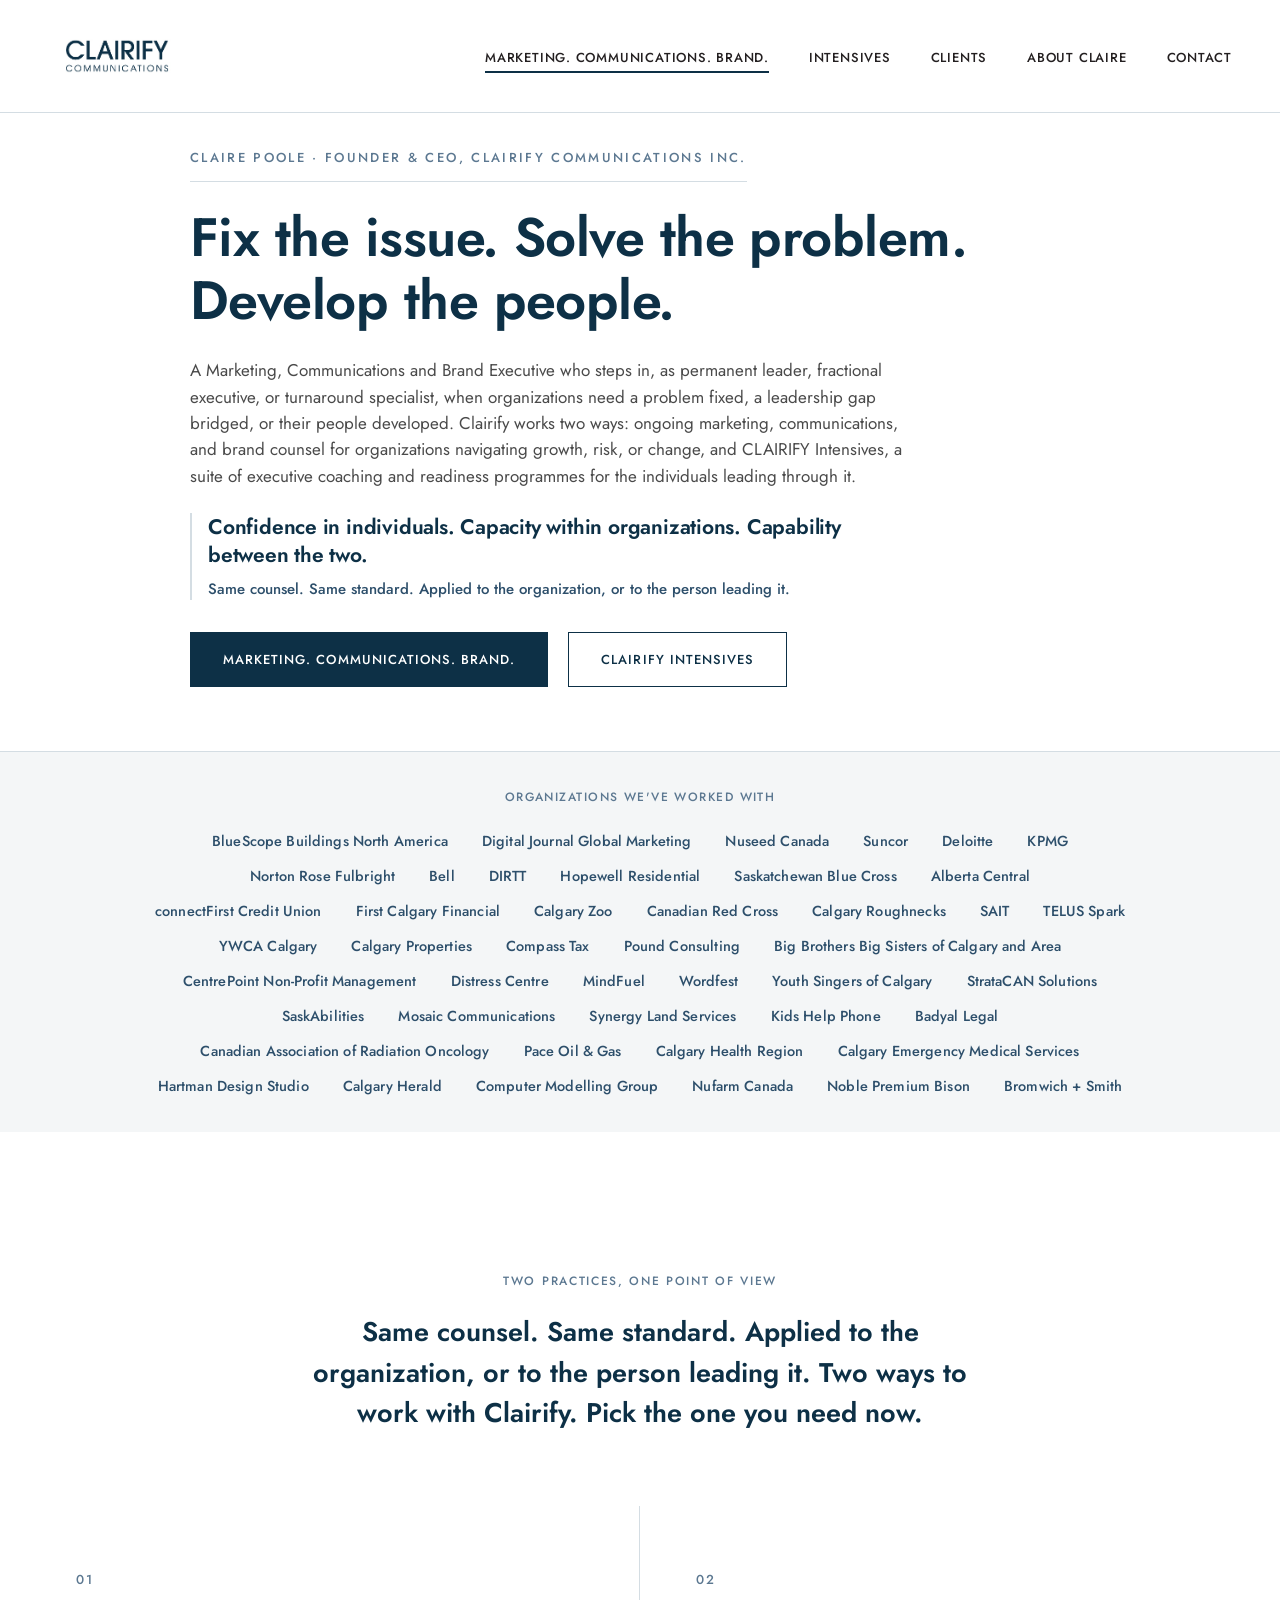
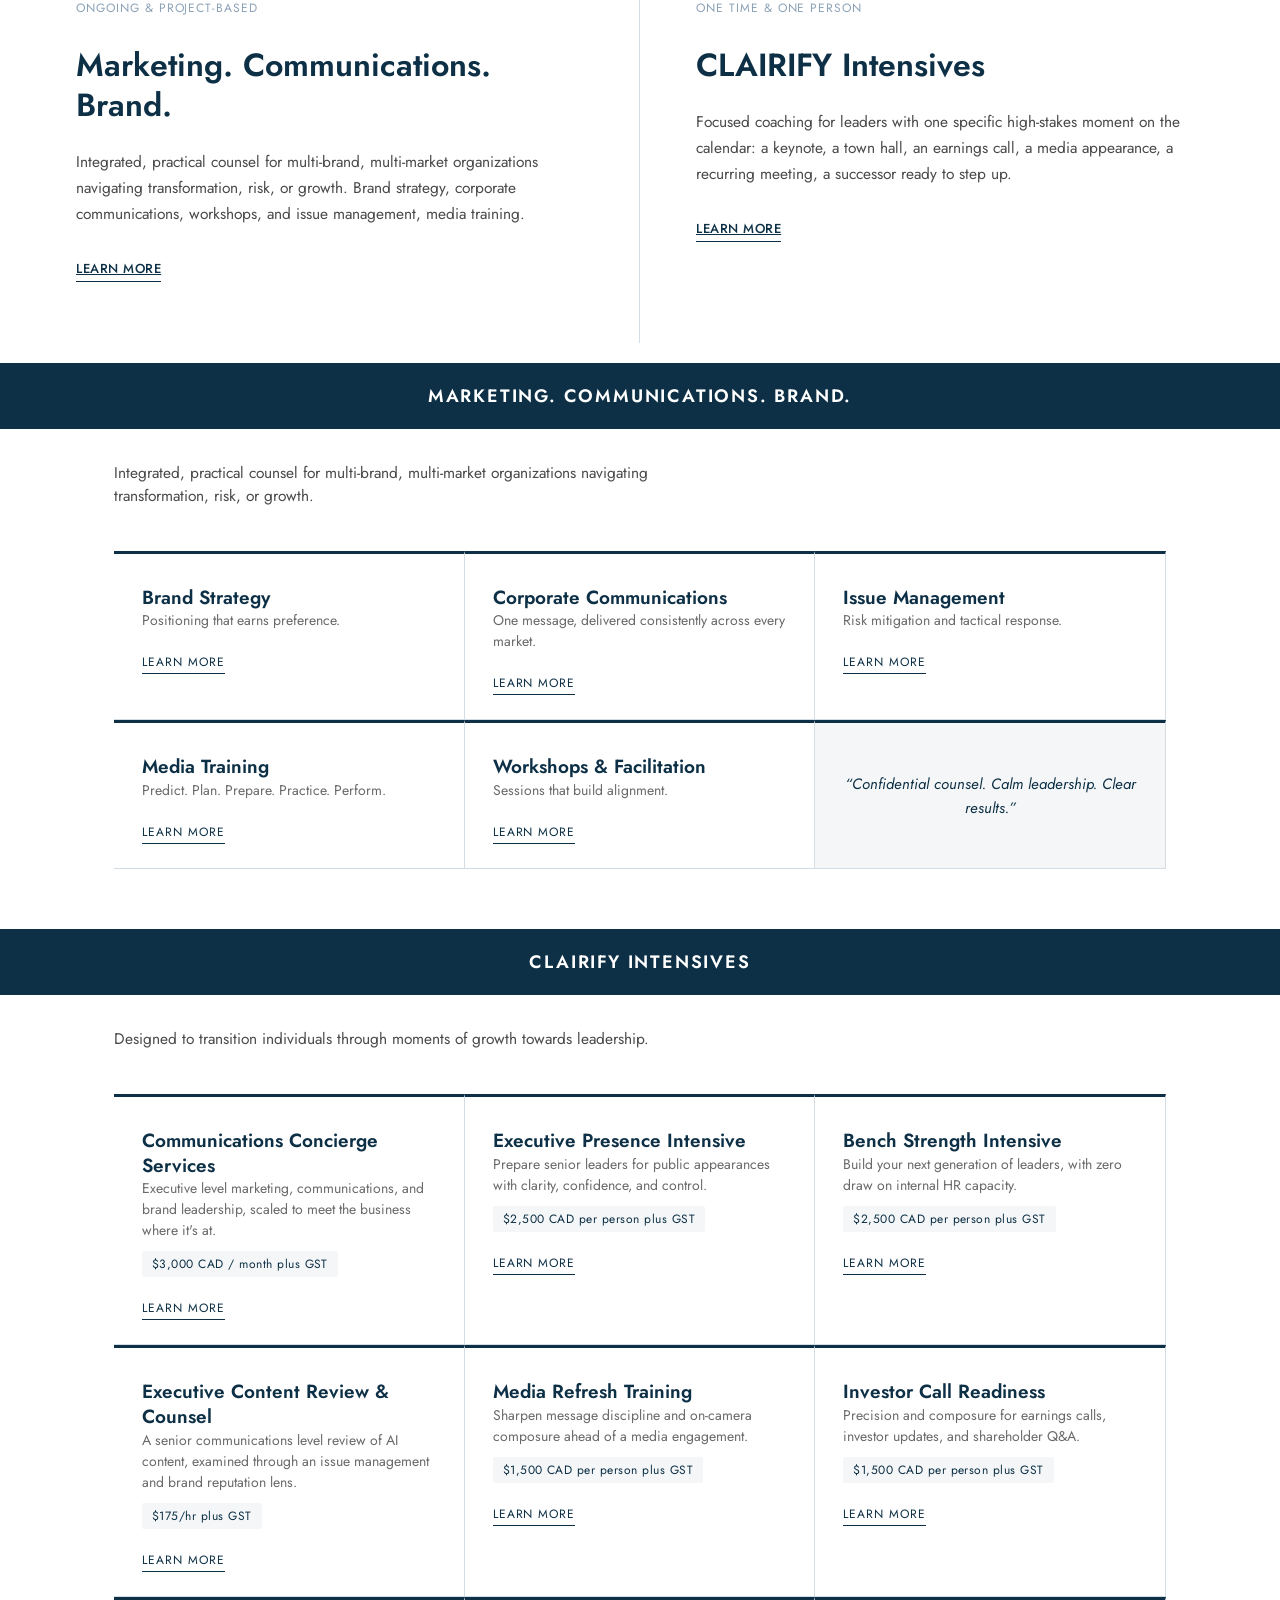
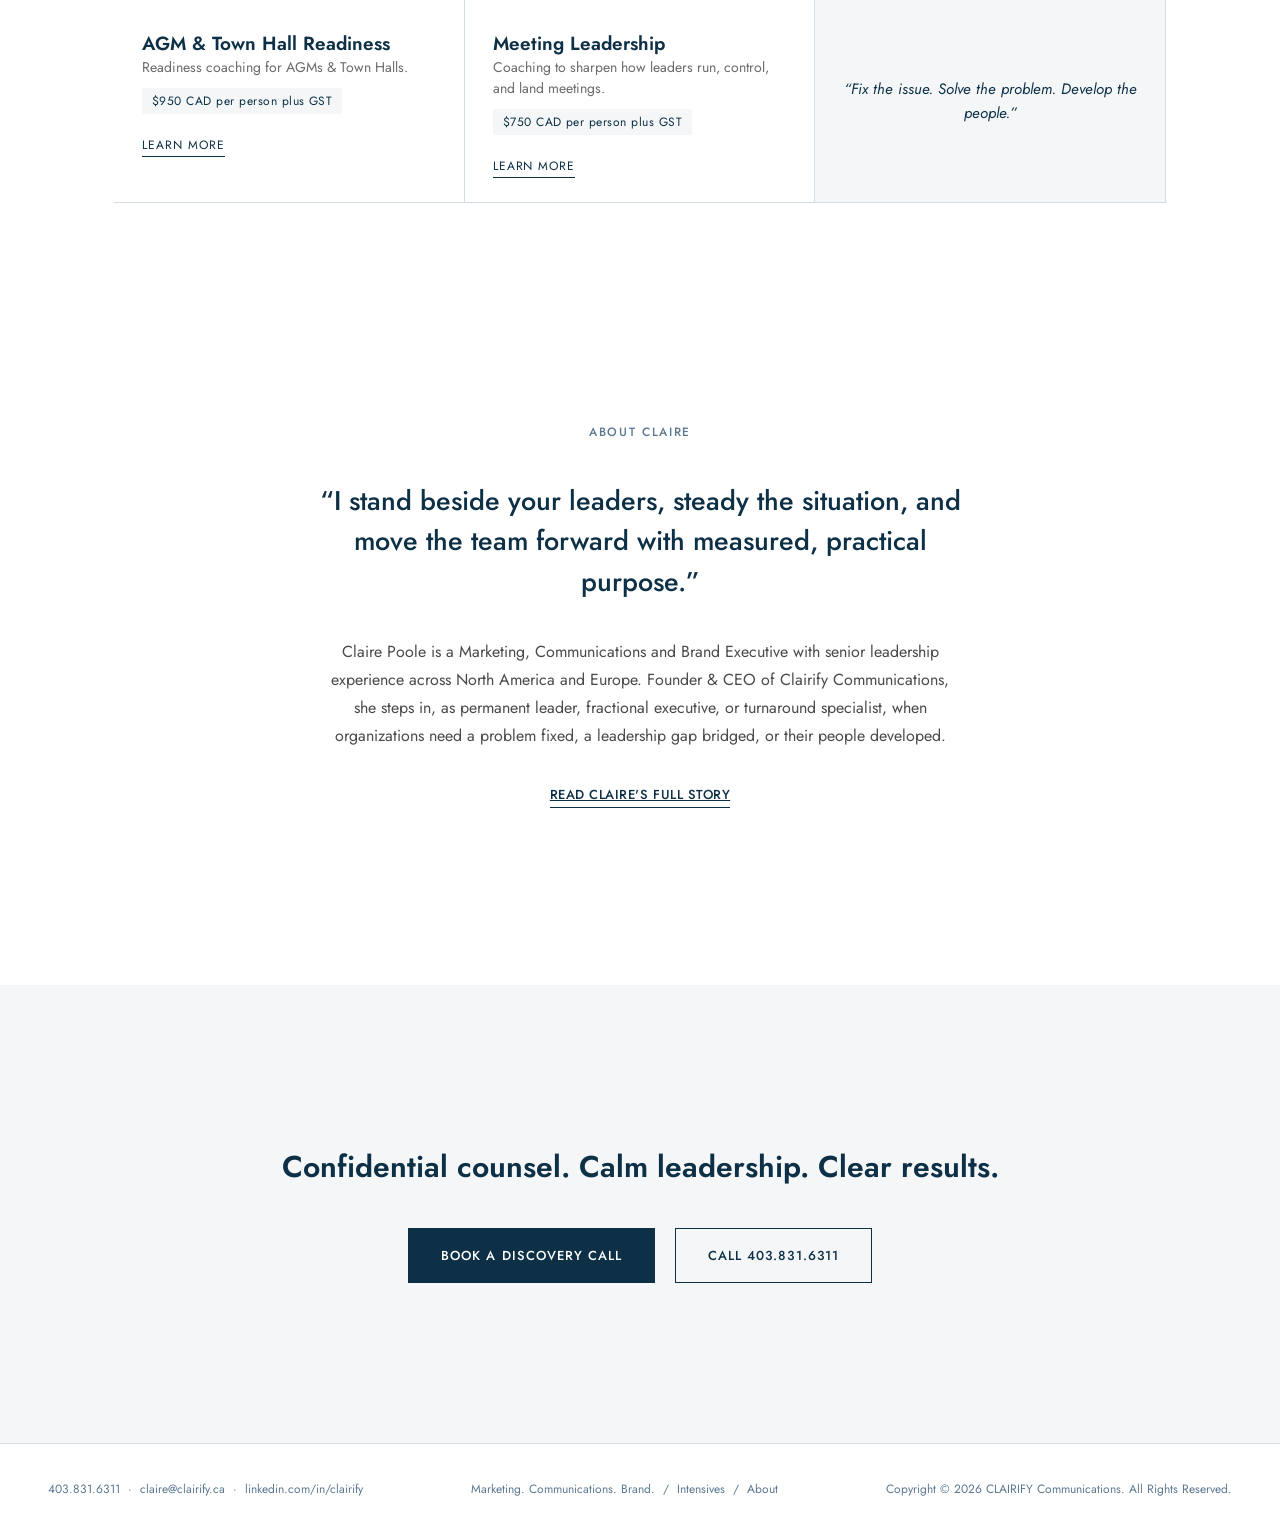
<file: index.html>
<!DOCTYPE html>
<html lang="en">
<head>
<meta charset="UTF-8">
<meta name="viewport" content="width=device-width, initial-scale=1.0">
<title>CLAIRIFY Communications | Marketing, Communications &amp; Brand Executive</title>
<meta name="description" content="Claire Poole is a Marketing, Communications and Brand Executive who steps in when organizations need a problem fixed, a leadership gap bridged, or their people developed.">
<link rel="preconnect" href="https://fonts.googleapis.com">
<link rel="preconnect" href="https://fonts.gstatic.com" crossorigin>
<link href="https://fonts.googleapis.com/css2?family=Jost:wght@300;400;500;600;700&display=swap" rel="stylesheet">
<link rel="stylesheet" href="styles.css">
</head>
<body>

<!-- ============ HOME PAGE ============ -->
<nav>
  <a href="index.html"><img src="logo.jpg" alt="Clairify Communications" class="nav-logo"></a>
  <input type="checkbox" id="nav-toggle" class="nav-toggle">
  <label for="nav-toggle" class="nav-toggle-label" aria-label="Menu"><span></span><span></span><span></span></label>
  <ul class="navlinks">
    <li><a href="#marketing-communications-brand" class="current">Marketing. Communications. Brand.</a></li>
    <li><a href="#intensives">Intensives</a></li>
    <li><a href="clients.html">Clients</a></li>
    <li><a href="about.html">About Claire</a></li>
    <li><a href="#contact">Contact</a></li>
  </ul>
</nav>

<section class="hero">
  <div class="hero-content">
    <div class="eyebrow">Claire Poole · Founder &amp; CEO, Clairify Communications Inc.</div>
    <h1>Fix the issue. Solve the problem. Develop the people.</h1>
    <p class="sub">A Marketing, Communications and Brand Executive who steps in, as permanent leader, fractional executive, or turnaround specialist, when organizations need a problem fixed, a leadership gap bridged, or their people developed. Clairify works two ways: ongoing marketing, communications, and brand counsel for organizations navigating growth, risk, or change, and CLAIRIFY Intensives, a suite of executive coaching and readiness programmes for the individuals leading through it.</p>
    <div class="manifesto">
      <p class="power-line">Confidence in individuals. Capacity within organizations. Capability between the two.</p>
      <p class="bridge">Same counsel. Same standard. Applied to the organization, or to the person leading it.</p>
    </div>
    <div class="cta-row">
      <a class="btn btn-primary" href="#marketing-communications-brand">Marketing. Communications. Brand.</a>
      <a class="btn btn-outline" href="#intensives">CLAIRIFY Intensives</a>
    </div>
  </div>
</section>

<section class="client-strip">
  <div class="label">Organizations we've worked with</div>
  <div class="logo-row">
    <div class="wordmark-chip">BlueScope Buildings North America</div>
    <div class="wordmark-chip">Digital Journal Global Marketing</div>
    <div class="wordmark-chip">Nuseed Canada</div>
    <div class="wordmark-chip">Suncor</div>
    <div class="wordmark-chip">Deloitte</div>
    <div class="wordmark-chip">KPMG</div>
    <div class="wordmark-chip">Norton Rose Fulbright</div>
    <div class="wordmark-chip">Bell</div>
    <div class="wordmark-chip">DIRTT</div>
    <div class="wordmark-chip">Hopewell Residential</div>
    <div class="wordmark-chip">Saskatchewan Blue Cross</div>
    <div class="wordmark-chip">Alberta Central</div>
    <div class="wordmark-chip">connectFirst Credit Union</div>
    <div class="wordmark-chip">First Calgary Financial</div>
    <div class="wordmark-chip">Calgary Zoo</div>
    <div class="wordmark-chip">Canadian Red Cross</div>
    <div class="wordmark-chip">Calgary Roughnecks</div>
    <div class="wordmark-chip">SAIT</div>
    <div class="wordmark-chip">TELUS Spark</div>
    <div class="wordmark-chip">YWCA Calgary</div>
    <div class="wordmark-chip">Calgary Properties</div>
    <div class="wordmark-chip">Compass Tax</div>
    <div class="wordmark-chip">Pound Consulting</div>
    <div class="wordmark-chip">Big Brothers Big Sisters of Calgary and Area</div>
    <div class="wordmark-chip">CentrePoint Non-Profit Management</div>
    <div class="wordmark-chip">Distress Centre</div>
    <div class="wordmark-chip">MindFuel</div>
    <div class="wordmark-chip">Wordfest</div>
    <div class="wordmark-chip">Youth Singers of Calgary</div>
    <div class="wordmark-chip">StrataCAN Solutions</div>
    <div class="wordmark-chip">SaskAbilities</div>
    <div class="wordmark-chip">Mosaic Communications</div>
    <div class="wordmark-chip">Synergy Land Services</div>
    <div class="wordmark-chip">Kids Help Phone</div>
    <div class="wordmark-chip">Badyal Legal</div>
    <div class="wordmark-chip">Canadian Association of Radiation Oncology</div>
    <div class="wordmark-chip">Pace Oil &amp; Gas</div>
    <div class="wordmark-chip">Calgary Health Region</div>
    <div class="wordmark-chip">Calgary Emergency Medical Services</div>
    <div class="wordmark-chip">Hartman Design Studio</div>
    <div class="wordmark-chip">Calgary Herald</div>
    <div class="wordmark-chip">Computer Modelling Group</div>
    <div class="wordmark-chip">Nufarm Canada</div>
    <div class="wordmark-chip">Noble Premium Bison</div>
    <div class="wordmark-chip">Bromwich + Smith</div>
  </div>
</section>

<section class="pillars-intro">
  <div class="label">Two practices, one point of view</div>
  <h2>Same counsel. Same standard. Applied to the organization, or to the person leading it. Two ways to work with Clairify. Pick the one you need now.</h2>
</section>

<div class="pillars">
  <div class="pillar left">
    <div class="num">01</div>
    <div class="sublabel">Ongoing &amp; Project-Based</div>
    <h3>Marketing. Communications. Brand.</h3>
    <p>Integrated, practical counsel for multi-brand, multi-market organizations navigating transformation, risk, or growth. Brand strategy, corporate communications, workshops, and issue management, media training.</p>
    <a class="link" href="#marketing-communications-brand">Learn more</a>
  </div>
  <div class="pillar right">
    <div class="num">02</div>
    <div class="sublabel">One Time &amp; One Person</div>
    <h3>CLAIRIFY Intensives</h3>
    <p>Focused coaching for leaders with one specific high-stakes moment on the calendar: a keynote, a town hall, an earnings call, a media appearance, a recurring meeting, a successor ready to step up.</p>
    <a class="link" href="#intensives">Learn more</a>
  </div>
</div>

<div class="section-bar" id="marketing-communications-brand" style="background:var(--prussian);color:var(--paper);text-align:center;padding:20px 24px;margin-top:20px;">
  <span style="font-size:18px;letter-spacing:0.1em;text-transform:uppercase;font-weight:600;">Marketing. Communications. Brand.</span>
</div>

<section class="mcb-grid" style="padding-top:32px;">
  <p class="intro">Integrated, practical counsel for multi-brand, multi-market organizations navigating transformation, risk, or growth.</p>

  <div class="tile-grid">
  <details class="intensive-card">
    <summary>
      <div>
        <div class="name">Brand Strategy</div>
        <div class="one-liner">Positioning that earns preference.</div>
      </div>
      <span class="toggle">Learn more</span>
    </summary>
    <div class="card-body">
      <p>Global and regional content activations built to increase brand preference and strengthen market position across every market you operate in, coordinated so the brand shows up consistently.</p>
    </div>
  </details>

  <details class="intensive-card">
    <summary>
      <div>
        <div class="name">Corporate Communications</div>
        <div class="one-liner">One message, delivered consistently across every market.</div>
      </div>
      <span class="toggle">Learn more</span>
    </summary>
    <div class="card-body">
      <p>Engagement strategy and tactical planning crafted to establish business continuity across matrixed environments, keeping leadership, employees, and external audiences aligned even as the organization and its markets shift.</p>
    </div>
  </details>

  <details class="intensive-card">
    <summary>
      <div>
        <div class="name">Issue Management</div>
        <div class="one-liner">Risk mitigation and tactical response.</div>
      </div>
      <span class="toggle">Learn more</span>
    </summary>
    <div class="card-body">
      <p>Brand, reputational, and operational risk mitigation, paired with the leadership and practical, tactical response needed the moment an issue surfaces, so your organization is never improvising in public.</p>
    </div>
  </details>

  <details class="intensive-card">
    <summary>
      <div>
        <div class="name">Media Training</div>
        <div class="one-liner">Predict. Plan. Prepare. Practice. Perform.</div>
      </div>
      <span class="toggle">Learn more</span>
    </summary>
    <div class="card-body">
      <p>A hands-on session that moves spokespeople from reactive, to proactive, to strategic: positioning your organization as a trusted expert, protecting brand reputation, and turning media moments into trust rather than risk.</p>
    </div>
  </details>

  <details class="intensive-card">
    <summary>
      <div>
        <div class="name">Workshops &amp; Facilitation</div>
        <div class="one-liner">Sessions that build alignment.</div>
      </div>
      <span class="toggle">Learn more</span>
    </summary>
    <div class="card-body">
      <p>Group sessions geared towards strategy development, engagement, and team building, designed to move a room from discussion to decision.</p>
    </div>
  </details>
  <div class="tile-quote">
    <p>&ldquo;Confidential counsel. Calm leadership. Clear results.&rdquo;</p>
  </div>
  </div>
</section>

<div class="section-bar" id="intensives" style="background:var(--prussian);color:var(--paper);text-align:center;padding:20px 24px;margin-top:20px;">
  <span style="font-size:18px;letter-spacing:0.1em;text-transform:uppercase;font-weight:600;">CLAIRIFY Intensives</span>
</div>

<section class="intensives-grid" style="padding-top:32px;">
  <p class="intro">Designed to transition individuals through moments of growth towards leadership.</p>

  <div class="tile-grid">
  <details class="intensive-card">
    <summary>
      <div>
        <div class="name">Communications Concierge Services</div>
        <div class="one-liner">Executive level marketing, communications, and brand leadership, scaled to meet the business where it's at.</div>
        <div class="price-tag">$3,000 CAD / month plus GST</div>
      </div>
      <span class="toggle">Learn more</span>
    </summary>
    <div class="card-body">
      <p>Corporate structures are changing. Fewer organizations need a full time communications, marketing, or brand executive on staff, but every organization still needs senior counsel to protect and develop engagement, brand, and reputation. Communications Concierge Services meets the business where it's at, providing that executive level judgment on a monthly retainer, scaled to what the organization needs right now, with no long term commitment and none of the cost of a full time hire.</p>
      <h5>Outcomes</h5>
      <ul>
        <li><b>Executive Presence.</b> Senior marketing, communications, and brand leadership represented internally and externally, without adding a full time executive to headcount.</li>
        <li><b>Brand Consistency.</b> One consistent voice across marketing campaigns, communications, and every public facing decision.</li>
        <li><b>Continuity.</b> An embedded advisor who already knows the organization's priorities and audiences, and can respond immediately rather than starting from scratch.</li>
        <li><b>Cost Efficiency.</b> Executive level counsel at a small fraction of the salary, benefits, and overhead of a full time hire.</li>
        <li><b>Flexibility.</b> Support that meets the business where it's at, scaled up or down as needs change, with no long term contract.</li>
      </ul>
      <h5>Scope of Services</h5>
      <ul>
        <li><b>Brand &amp; Marketing Strategy.</b> Positioning, messaging, and campaign review that build brand preference and keep every market consistent.</li>
        <li><b>Corporate Communications.</b> Ongoing counsel that keeps leadership, employees, and external audiences aligned as the organization changes.</li>
        <li><b>Issue Management.</b> A plan in place before a risk becomes a crisis, and senior counsel the moment one surfaces.</li>
        <li><b>Content Review and Governance.</b> Senior review of key content and materials before they go public, so nothing publishes without an executive level check.</li>
        <li><b>Monthly Strategy Session.</b> A standing call to review priorities, upcoming initiatives, and communications needs.</li>
        <li><b>Ongoing Access.</b> Senior counsel by phone or email within retainer hours for time sensitive decisions.</li>
      </ul>
      <h5>Candidate Profile</h5>
      <p>Organizations that do not require a full time communications, marketing, or brand executive on staff, but still need senior counsel to protect and develop engagement, brand, and reputation.</p>
      <h5>Investment</h5>
      <p>$3,000 CAD per month plus GST. Available as an ongoing monthly retainer, scaled to what the organization needs. Month to month, with 30 days notice to cancel and no long term contract.</p>
    </div>
  </details>
  <details class="intensive-card">
    <summary>
      <div>
        <div class="name">Executive Presence Intensive</div>
        <div class="one-liner">Prepare senior leaders for public appearances with clarity, confidence, and control.</div>
        <div class="price-tag">$2,500 CAD per person plus GST</div>
      </div>
      <span class="toggle">Learn more</span>
    </summary>
    <div class="card-body">
      <p>A structured engagement that prepares senior leaders to meet keynotes, panels, investor updates, and media engagements with authority and precision.</p>
      <h5>Outcomes</h5>
      <ul>
        <li><b>Confidence.</b> Real time coaching on delivery, pacing, and message discipline.</li>
        <li><b>Agility.</b> The capability to respond to pointed questions and shifting audience dynamics with composure.</li>
        <li><b>Relevance.</b> A presentation refreshed to align with current brand positioning.</li>
        <li><b>Market Position.</b> Materials and delivery refined to strengthen share of voice and brand eminence.</li>
      </ul>
      <h5>Candidate Profile</h5>
      <p>Director level executives and above with an upcoming speech, panel, keynote, media engagement, or investor presentation.</p>
      <h5>Investment</h5>
      <p>$2,500 CAD per person plus GST. Delivered within two weeks of the intake session, provided feedback and scheduling are returned promptly.</p>
    </div>
  </details>

  <details class="intensive-card">
    <summary>
      <div>
        <div class="name">Bench Strength Intensive</div>
        <div class="one-liner">Build your next generation of leaders, with zero draw on internal HR capacity.</div>
        <div class="price-tag">$2,500 CAD per person plus GST</div>
      </div>
      <span class="toggle">Learn more</span>
    </summary>
    <div class="card-body">
      <p>A one-on-one engagement, delivered directly by CLAIRIFY to a high-potential professional, that teaches hesitant or passive employees how to establish their professional gravitas and leadership style.</p>
      <h5>Outcomes</h5>
      <ul>
        <li><b>Leadership Capacity.</b> A successor-track professional equipped with the ownership, presence, and language to operate at the next level.</li>
        <li><b>Continuity.</b> A credible bridge between outgoing leaders and the professionals meant to replace them.</li>
        <li><b>Zero HR Burden.</b> Delivered directly between CLAIRIFY, the sponsoring executive, and the participant.</li>
        <li><b>Retention.</b> A visible investment in a high-potential employee, reducing flight risk.</li>
      </ul>
      <h5>Candidate Profile</h5>
      <p>A high-potential professional identified by leadership as part of the succession bench, who currently defers or holds back rather than operating at the next level.</p>
      <h5>Investment</h5>
      <p>$2,500 CAD per person plus GST. Delivered across three to four weeks, with sessions spaced to allow practice between each.</p>
    </div>
  </details>

  <details class="intensive-card">
    <summary>
      <div>
        <div class="name">Executive Content Review &amp; Counsel</div>
        <div class="one-liner">A senior communications level review of AI content, examined through an issue management and brand reputation lens.</div>
        <div class="price-tag">$175/hr plus GST</div>
      </div>
      <span class="toggle">Learn more</span>
    </summary>
    <div class="card-body">
      <p>Senior communications review and counsel for AI created content.</p>
      <h5>Outcomes</h5>
      <ul>
        <li><b>Reputation Protection.</b> Content reviewed for brand risk, issue management exposure, and tone before publication.</li>
        <li><b>Accuracy.</b> Fact checked, verified information, free of AI generated errors or unsupported claims.</li>
        <li><b>Clarity.</b> Content refined for message discipline, audience fit, and readability.</li>
        <li><b>Confidence.</b> Senior counsel behind every piece of content published under the executive's name.</li>
      </ul>
      <h5>Candidate Profile</h5>
      <p>Executives and CEOs creating their own content with AI tools, who want senior communications counsel and a reputational safeguard before publishing.</p>
      <h5>Investment</h5>
      <p>One time review, charged hourly at $175/hr plus GST, or an ongoing monthly retainer with an agreed hour allotment.</p>
    </div>
  </details>

  <details class="intensive-card">
    <summary>
      <div>
        <div class="name">Media Refresh Training</div>
        <div class="one-liner">Sharpen message discipline and on-camera composure ahead of a media engagement.</div>
        <div class="price-tag">$1,500 CAD per person plus GST</div>
      </div>
      <span class="toggle">Learn more</span>
    </summary>
    <div class="card-body">
      <p>A compact session that sharpens message discipline, bridging technique, and on-camera composure ahead of a specific interview, podcast, or broadcast appearance.</p>
      <h5>Outcomes</h5>
      <ul>
        <li><b>Message Discipline.</b> Clear, current talking points and bridging language for staying on message under pointed questioning.</li>
        <li><b>Composure.</b> Coached delivery for on-camera and on-air presence.</li>
        <li><b>Preparedness.</b> Talking points aligned to the current news cycle and anticipated questions.</li>
        <li><b>Risk Reduction.</b> Fewer off-message or reputationally risky moments live.</li>
      </ul>
      <h5>Candidate Profile</h5>
      <p>Director level executives and above preparing for a press interview, public appearance, podcast, or broadcast appearance.</p>
      <h5>Investment</h5>
      <p>$1,500 CAD per person plus GST. Delivered within one week of the discovery call, provided feedback and scheduling are returned promptly.</p>
    </div>
  </details>

  <details class="intensive-card">
    <summary>
      <div>
        <div class="name">Investor Call Readiness</div>
        <div class="one-liner">Precision and composure for earnings calls, investor updates, and shareholder Q&amp;A.</div>
        <div class="price-tag">$1,500 CAD per person plus GST</div>
      </div>
      <span class="toggle">Learn more</span>
    </summary>
    <div class="card-body">
      <p>A focused session that prepares executives to deliver financial and strategic updates with precision, and to handle analyst questions with composure. This engagement is also built to strengthen the executive's personal brand.</p>
      <h5>Outcomes</h5>
      <ul>
        <li><b>Command of the Narrative.</b> Confident, precise delivery of financial and strategic updates.</li>
        <li><b>Q&amp;A Composure.</b> Poised handling of analyst questions, including adversarial or unexpected ones.</li>
        <li><b>Consistency.</b> Alignment between prepared remarks and anticipated questions.</li>
        <li><b>Credibility.</b> A delivery that reinforces investor confidence in leadership and the numbers.</li>
      </ul>
      <h5>Candidate Profile</h5>
      <p>CEOs, CFOs, and Investor Relations leaders preparing for an earnings call, investor day, or shareholder meeting.</p>
      <h5>Investment</h5>
      <p>$1,500 CAD per person plus GST. Delivered within one week of the discovery session, timed to the call date.</p>
    </div>
  </details>

  <details class="intensive-card">
    <summary>
      <div>
        <div class="name">AGM &amp; Town Hall Readiness</div>
        <div class="one-liner">Readiness coaching for AGMs &amp; Town Halls.</div>
        <div class="price-tag">$950 CAD per person plus GST</div>
      </div>
      <span class="toggle">Learn more</span>
    </summary>
    <div class="card-body">
      <p>A focused session that prepares leaders to deliver clear, credible messages to a large internal audience, and to handle unscripted questions with composure.</p>
      <h5>Outcomes</h5>
      <ul>
        <li><b>Confidence.</b> A rehearsed, controlled delivery suited to a large or mixed audience.</li>
        <li><b>Alignment.</b> Key messages that reflect current business priorities and tone.</li>
        <li><b>Agility.</b> Composed handling of unscripted or difficult employee questions.</li>
        <li><b>Trust.</b> A delivery that reinforces credibility with employees.</li>
      </ul>
      <h5>Candidate Profile</h5>
      <p>Executives and senior leaders preparing to address employees at an AGM, town hall, all-hands, or similar internal forum.</p>
      <h5>Investment</h5>
      <p>$950 CAD per person plus GST. Delivered within one week of the discovery session, timed to the town hall date.</p>
    </div>
  </details>

  <details class="intensive-card">
    <summary>
      <div>
        <div class="name">Meeting Leadership</div>
        <div class="one-liner">Coaching to sharpen how leaders run, control, and land meetings.</div>
        <div class="price-tag">$750 CAD per person plus GST</div>
      </div>
      <span class="toggle">Learn more</span>
    </summary>
    <div class="card-body">
      <p>A focused coaching session built around a specific, upcoming recurring leadership meeting, board update, or cross-functional session.</p>
      <h5>Outcomes</h5>
      <ul>
        <li><b>Control.</b> A structure and pacing that keeps meetings on track and on time.</li>
        <li><b>Presence.</b> A leadership tone that commands attention and buy-in.</li>
        <li><b>Clarity.</b> Sharper framing of decisions, asks, and next steps.</li>
        <li><b>Efficiency.</b> Fewer meetings that run long or lose focus.</li>
      </ul>
      <h5>Candidate Profile</h5>
      <p>Director level executives and above who regularly lead recurring or high-stakes meetings.</p>
      <h5>Investment</h5>
      <p>$750 CAD per person plus GST. Delivered within one week of the discovery session.</p>
    </div>
  </details>
  <div class="tile-quote">
    <p>&ldquo;Fix the issue. Solve the problem. Develop the people.&rdquo;</p>
  </div>
  </div>
</section>

<section class="about-preview">
  <div class="label">About Claire</div>
  <blockquote>&ldquo;I stand beside your leaders, steady the situation, and move the team forward with measured, practical purpose.&rdquo;</blockquote>
  <p class="body">Claire Poole is a Marketing, Communications and Brand Executive with senior leadership experience across North America and Europe. Founder &amp; CEO of Clairify Communications, she steps in, as permanent leader, fractional executive, or turnaround specialist, when organizations need a problem fixed, a leadership gap bridged, or their people developed.</p>
  <a class="link" href="about.html">Read Claire's full story</a>
</section>

<section class="cta" id="contact">
  <h2>Confidential counsel. Calm leadership. Clear results.</h2>
  <div class="cta-row" style="justify-content:center;">
    <a class="btn btn-primary" href="mailto:claire@clairify.ca">Book a discovery call</a>
    <a class="btn btn-outline" href="tel:+14038316311">Call 403.831.6311</a>
  </div>
</section>

<footer>
  <div><a href="tel:+14038316311" style="color:inherit;text-decoration:none;">403.831.6311</a> &nbsp;·&nbsp; <a href="mailto:claire@clairify.ca" style="color:inherit;text-decoration:none;">claire@clairify.ca</a> &nbsp;·&nbsp; linkedin.com/in/clairify</div>
  <div>Marketing. Communications. Brand. &nbsp;/&nbsp; Intensives &nbsp;/&nbsp; About</div>
  <div>Copyright © 2026 CLAIRIFY Communications. All Rights Reserved.</div>
</footer>

</body>
</html>
</file>
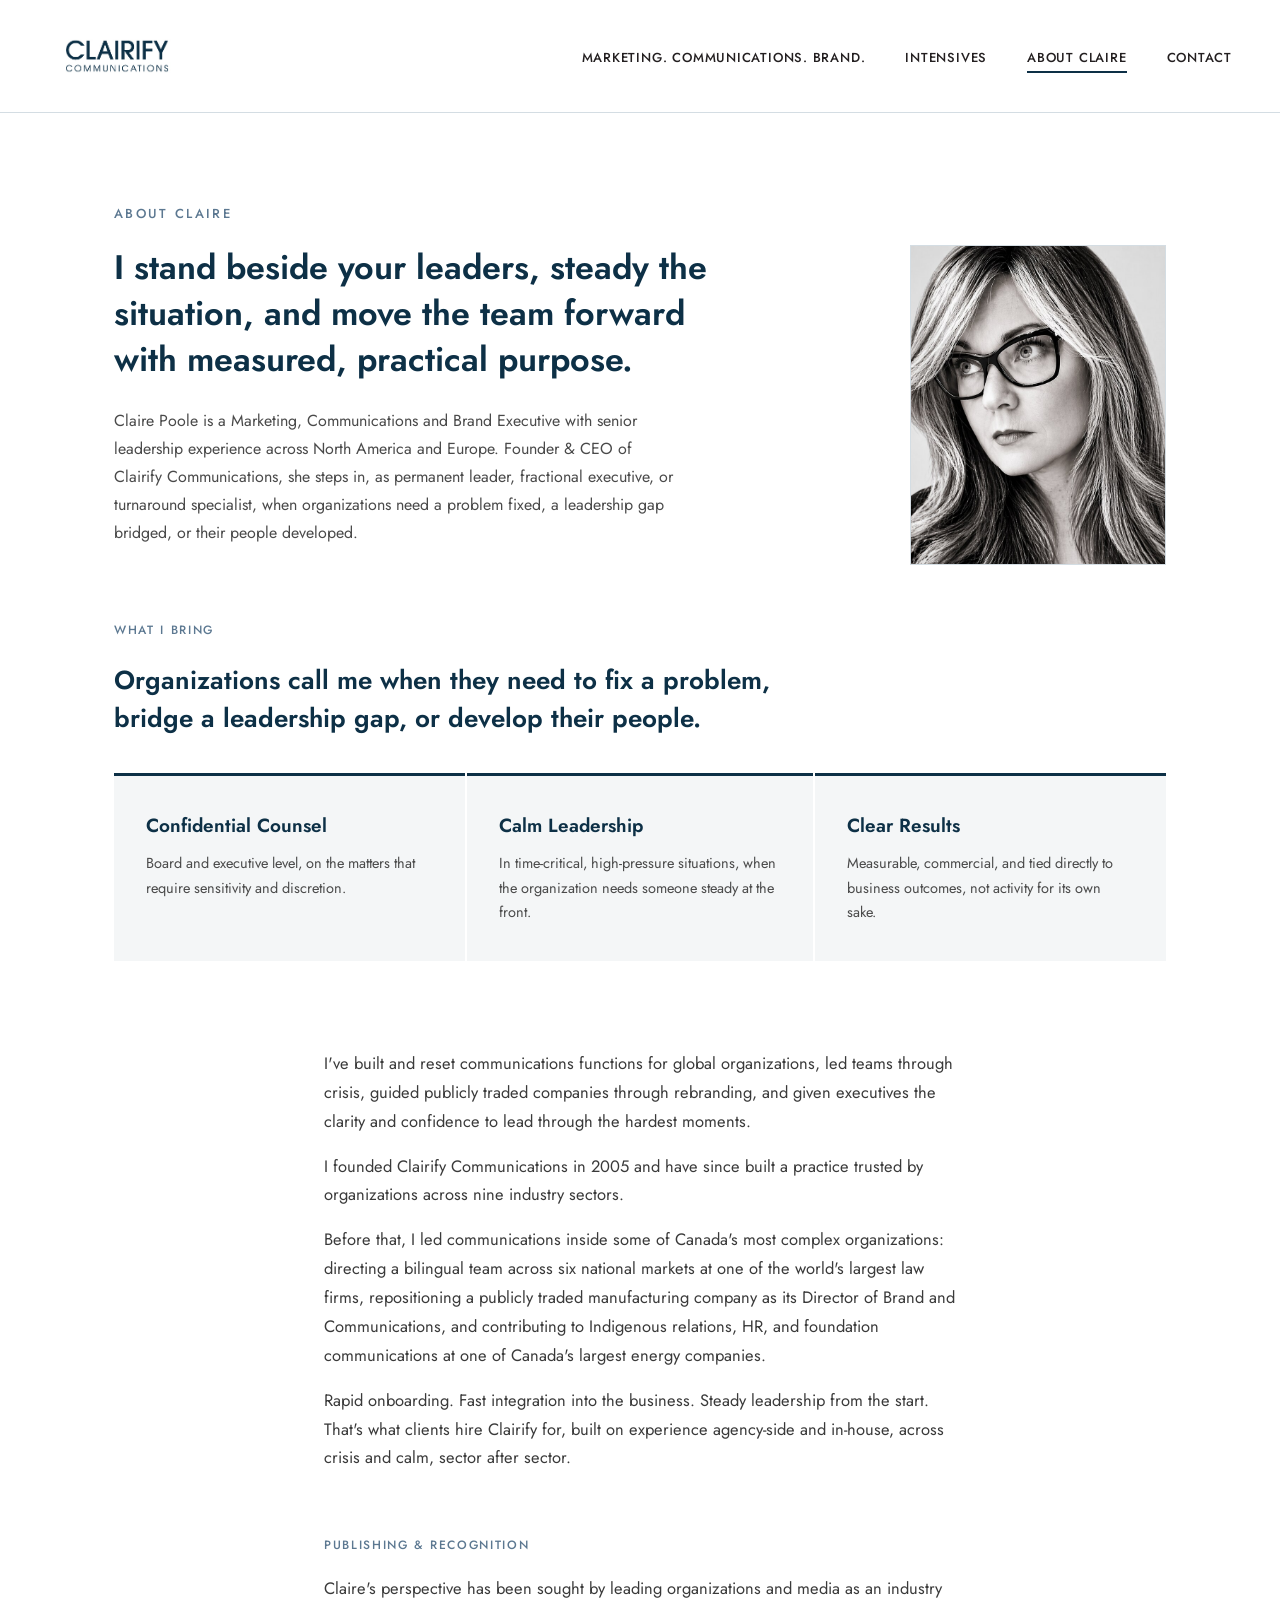
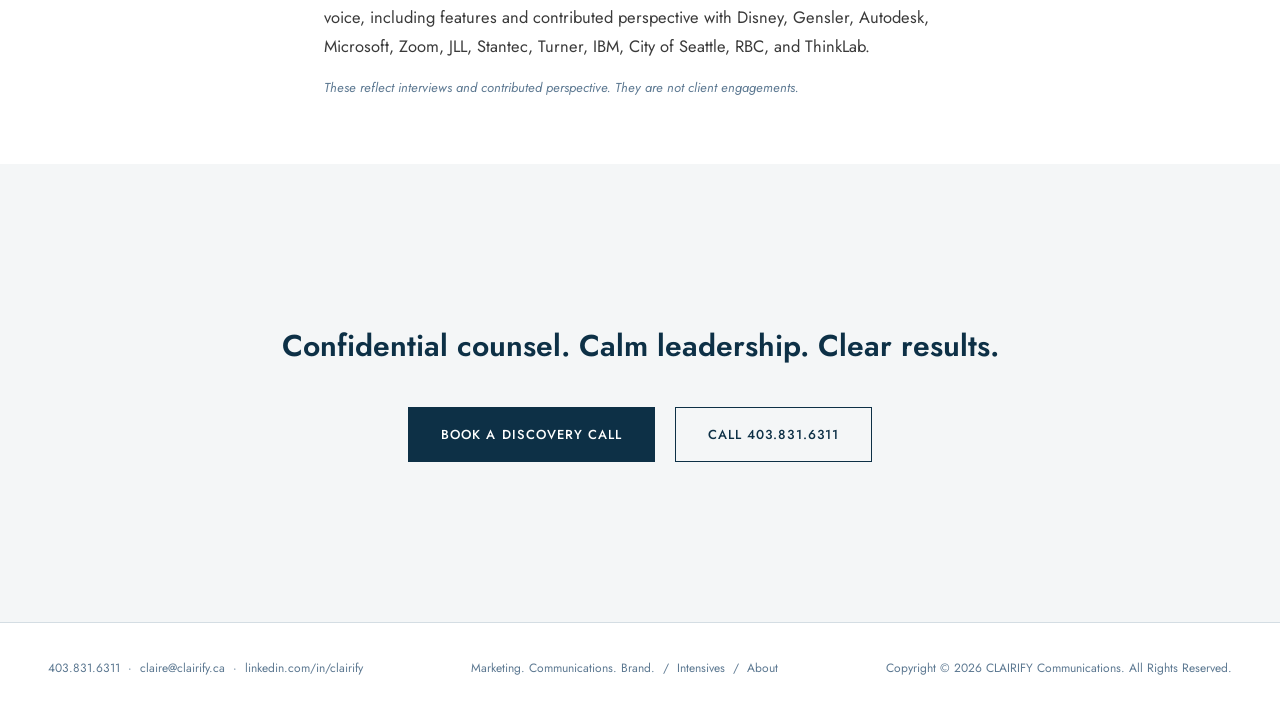
<file: about.html>
<!DOCTYPE html>
<html lang="en">
<head>
<meta charset="UTF-8">
<meta name="viewport" content="width=device-width, initial-scale=1.0">
<title>About Claire | CLAIRIFY Communications</title>
<meta name="description" content="Claire Poole is a Marketing, Communications and Brand Executive with senior leadership experience across North America and Europe.">
<link rel="preconnect" href="https://fonts.googleapis.com">
<link rel="preconnect" href="https://fonts.gstatic.com" crossorigin>
<link href="https://fonts.googleapis.com/css2?family=Jost:wght@300;400;500;600;700&display=swap" rel="stylesheet">
<link rel="stylesheet" href="styles.css">
</head>
<body>

<!-- ============ ABOUT PAGE ============ -->
<nav>
  <a href="index.html"><img src="logo.jpg" alt="Clairify Communications" class="nav-logo"></a>
  <input type="checkbox" id="nav-toggle" class="nav-toggle">
  <label for="nav-toggle" class="nav-toggle-label" aria-label="Menu"><span></span><span></span><span></span></label>
  <ul class="navlinks">
    <li><a href="index.html#marketing-communications-brand">Marketing. Communications. Brand.</a></li>
    <li><a href="index.html#intensives">Intensives</a></li>
    <li><a href="about.html" class="current">About Claire</a></li>
    <li><a href="#contact">Contact</a></li>
  </ul>
</nav>

<section class="photo-intro" id="about">
  <div>
    <div class="eyebrow" style="border-bottom:none;padding-bottom:0;margin-bottom:22px;">About Claire</div>
    <h2>I stand beside your leaders, steady the situation, and move the team forward with measured, practical purpose.</h2>
    <p class="lede">Claire Poole is a Marketing, Communications and Brand Executive with senior leadership experience across North America and Europe. Founder &amp; CEO of Clairify Communications, she steps in, as permanent leader, fractional executive, or turnaround specialist, when organizations need a problem fixed, a leadership gap bridged, or their people developed.</p>
  </div>
  <img class="photo-slot" src="headshot.jpg" alt="Claire Poole, executive headshot">
</section>

<section class="bring-section">
  <div class="label" style="font-size:12px;letter-spacing:0.14em;text-transform:uppercase;color:var(--prussian-60);font-weight:500;margin-bottom:22px;">What I Bring</div>
  <h2>Organizations call me when they need to fix a problem, bridge a leadership gap, or develop their people.</h2>
  <div class="bring-grid">
    <div class="bring-item">
      <h4>Confidential Counsel</h4>
      <p>Board and executive level, on the matters that require sensitivity and discretion.</p>
    </div>
    <div class="bring-item">
      <h4>Calm Leadership</h4>
      <p>In time-critical, high-pressure situations, when the organization needs someone steady at the front.</p>
    </div>
    <div class="bring-item">
      <h4>Clear Results</h4>
      <p>Measurable, commercial, and tied directly to business outcomes, not activity for its own sake.</p>
    </div>
  </div>
</section>

<section class="longer-version">
  <p>I've built and reset communications functions for global organizations, led teams through crisis, guided publicly traded companies through rebranding, and given executives the clarity and confidence to lead through the hardest moments.</p>
  <p>I founded Clairify Communications in 2005 and have since built a practice trusted by organizations across nine industry sectors.</p>
  <p>Before that, I led communications inside some of Canada's most complex organizations: directing a bilingual team across six national markets at one of the world's largest law firms, repositioning a publicly traded manufacturing company as its Director of Brand and Communications, and contributing to Indigenous relations, HR, and foundation communications at one of Canada's largest energy companies.</p>
  <p>Rapid onboarding. Fast integration into the business. Steady leadership from the start. That's what clients hire Clairify for, built on experience agency-side and in-house, across crisis and calm, sector after sector.</p>
</section>

<section class="longer-version" style="padding-top:0;">
  <div class="label">Publishing &amp; Recognition</div>
  <p>Claire's perspective has been sought by leading organizations and media as an industry voice, including features and contributed perspective with Disney, Gensler, Autodesk, Microsoft, Zoom, JLL, Stantec, Turner, IBM, City of Seattle, RBC, and ThinkLab.</p>
  <p style="font-size:13px;color:var(--prussian-60);font-style:italic;">These reflect interviews and contributed perspective. They are not client engagements.</p>
</section>

<section class="cta" id="contact">
  <h2>Confidential counsel. Calm leadership. Clear results.</h2>
  <div class="cta-row" style="justify-content:center;">
    <a class="btn btn-primary" href="mailto:claire@clairify.ca">Book a discovery call</a>
    <a class="btn btn-outline" href="tel:+14038316311">Call 403.831.6311</a>
  </div>
</section>

<footer>
  <div><a href="tel:+14038316311" style="color:inherit;text-decoration:none;">403.831.6311</a> &nbsp;·&nbsp; <a href="mailto:claire@clairify.ca" style="color:inherit;text-decoration:none;">claire@clairify.ca</a> &nbsp;·&nbsp; linkedin.com/in/clairify</div>
  <div>Marketing. Communications. Brand. &nbsp;/&nbsp; Intensives &nbsp;/&nbsp; About</div>
  <div>Copyright © 2026 CLAIRIFY Communications. All Rights Reserved.</div>
</footer>

</body>
</html>
</file>
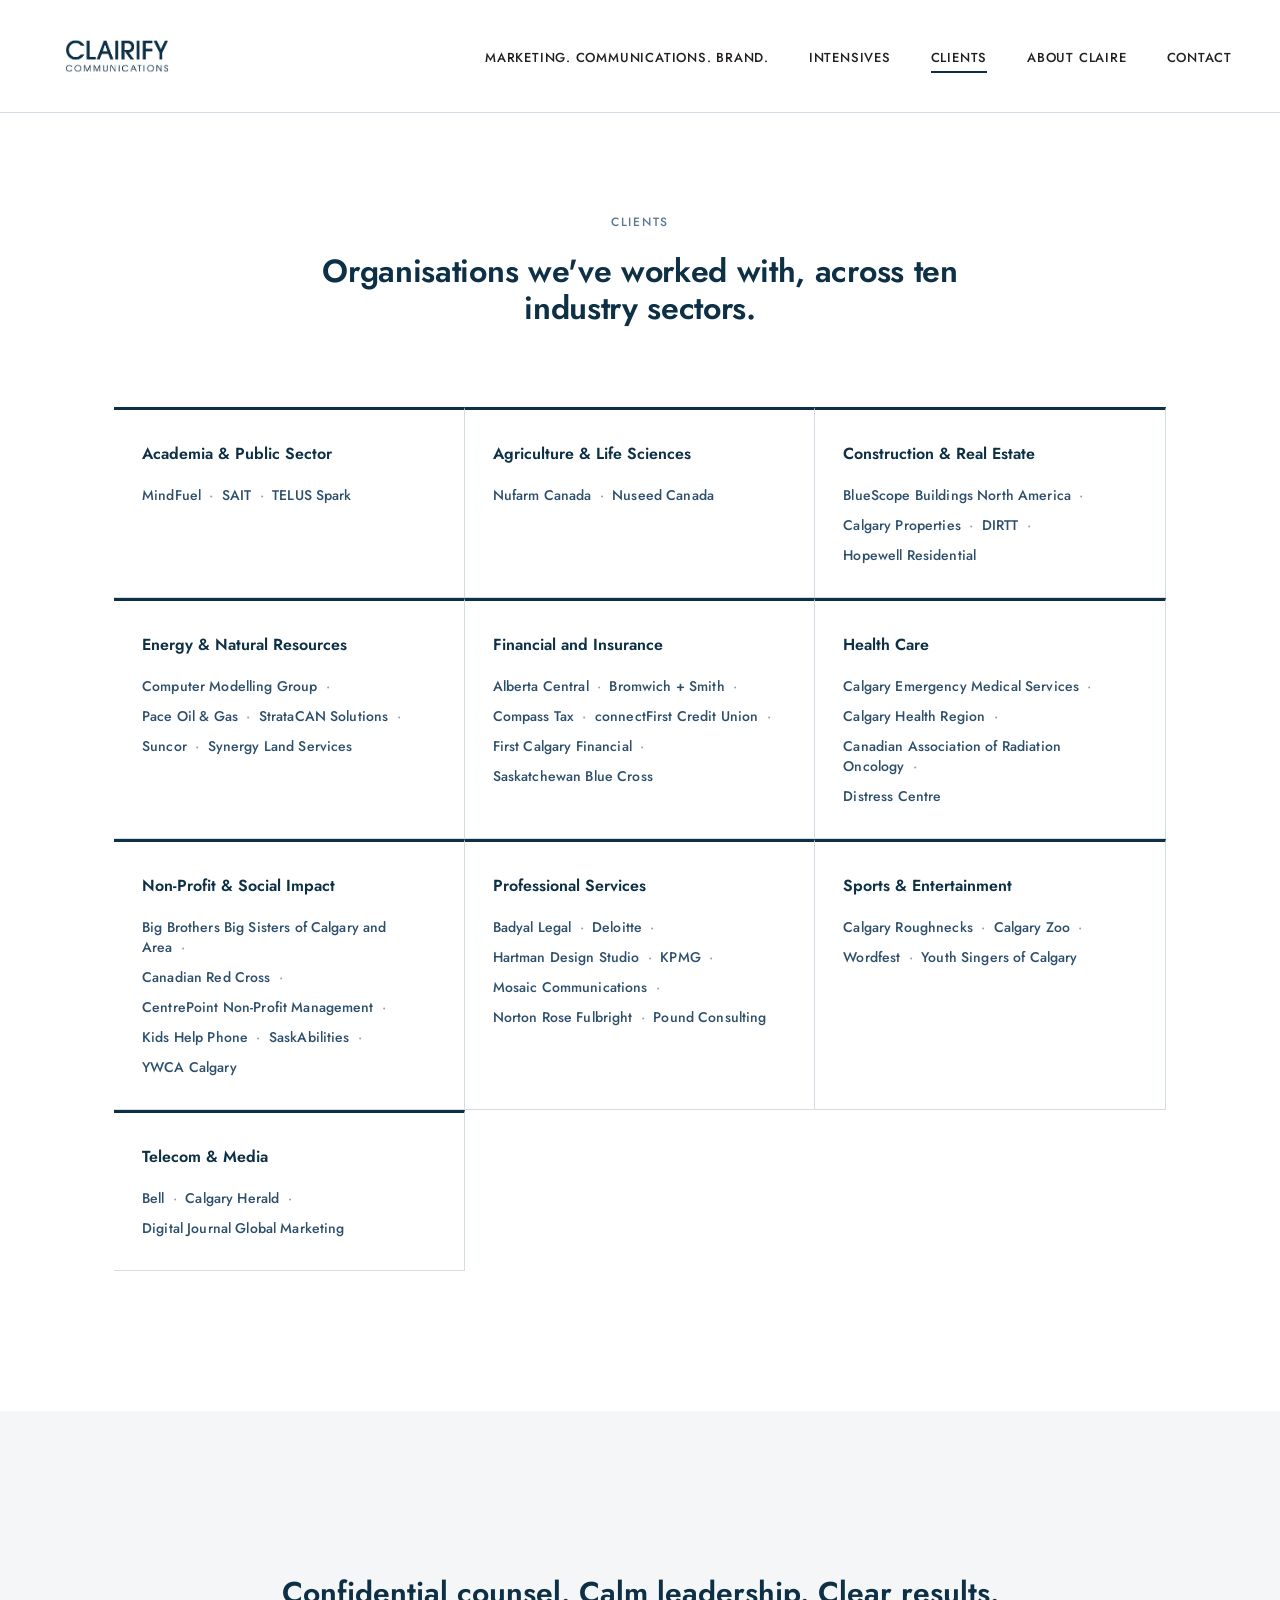
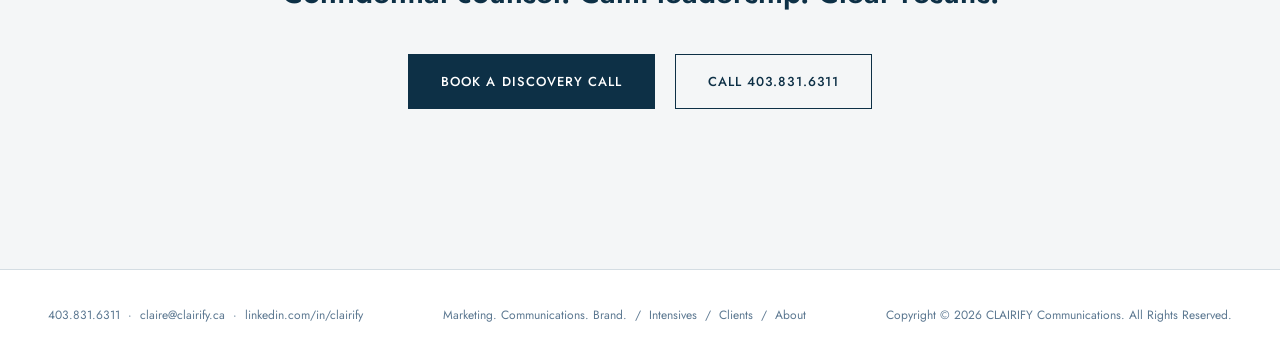
<file: clients.html>
<!DOCTYPE html>
<html lang="en">
<head>
<meta charset="UTF-8">
<meta name="viewport" content="width=device-width, initial-scale=1.0">
<title>Clients | CLAIRIFY Communications</title>
<meta name="description" content="Organisations Clairify Communications has worked with, organised by sector.">
<link rel="preconnect" href="https://fonts.googleapis.com">
<link rel="preconnect" href="https://fonts.gstatic.com" crossorigin>
<link href="https://fonts.googleapis.com/css2?family=Jost:wght@300;400;500;600;700&display=swap" rel="stylesheet">
<link rel="stylesheet" href="styles.css">
</head>
<body>

<nav>
  <a href="index.html"><img src="logo.jpg" alt="Clairify Communications" class="nav-logo"></a>
  <input type="checkbox" id="nav-toggle" class="nav-toggle">
  <label for="nav-toggle" class="nav-toggle-label" aria-label="Menu"><span></span><span></span><span></span></label>
  <ul class="navlinks">
    <li><a href="index.html#marketing-communications-brand">Marketing. Communications. Brand.</a></li>
    <li><a href="index.html#intensives">Intensives</a></li>
    <li><a href="clients.html" class="current">Clients</a></li>
    <li><a href="about.html">About Claire</a></li>
    <li><a href="#contact">Contact</a></li>
  </ul>
</nav>

<section class="clients-intro">
  <div class="label">Clients</div>
  <h1>Organisations we've worked with, across ten industry sectors.</h1>
</section>

<div class="sector-grid">

  <div class="sector-block">
    <h3>Academia &amp; Public Sector</h3>
    <div class="wordmarks">
      <span class="wordmark-chip">MindFuel</span>
      <span class="wordmark-chip">SAIT</span>
      <span class="wordmark-chip">TELUS Spark</span>
    </div>
  </div>

  <div class="sector-block">
    <h3>Agriculture &amp; Life Sciences</h3>
    <div class="wordmarks">
      <span class="wordmark-chip">Nufarm Canada</span>
      <span class="wordmark-chip">Nuseed Canada</span>
    </div>
  </div>

  <div class="sector-block">
    <h3>Construction &amp; Real Estate</h3>
    <div class="wordmarks">
      <span class="wordmark-chip">BlueScope Buildings North America</span>
      <span class="wordmark-chip">Calgary Properties</span>
      <span class="wordmark-chip">DIRTT</span>
      <span class="wordmark-chip">Hopewell Residential</span>
    </div>
  </div>

  <div class="sector-block">
    <h3>Energy &amp; Natural Resources</h3>
    <div class="wordmarks">
      <span class="wordmark-chip">Computer Modelling Group</span>
      <span class="wordmark-chip">Pace Oil &amp; Gas</span>
      <span class="wordmark-chip">StrataCAN Solutions</span>
      <span class="wordmark-chip">Suncor</span>
      <span class="wordmark-chip">Synergy Land Services</span>
    </div>
  </div>

  <div class="sector-block">
    <h3>Financial and Insurance</h3>
    <div class="wordmarks">
      <span class="wordmark-chip">Alberta Central</span>
      <span class="wordmark-chip">Bromwich + Smith</span>
      <span class="wordmark-chip">Compass Tax</span>
      <span class="wordmark-chip">connectFirst Credit Union</span>
      <span class="wordmark-chip">First Calgary Financial</span>
      <span class="wordmark-chip">Saskatchewan Blue Cross</span>
    </div>
  </div>

  <div class="sector-block">
    <h3>Health Care</h3>
    <div class="wordmarks">
      <span class="wordmark-chip">Calgary Emergency Medical Services</span>
      <span class="wordmark-chip">Calgary Health Region</span>
      <span class="wordmark-chip">Canadian Association of Radiation Oncology</span>
      <span class="wordmark-chip">Distress Centre</span>
    </div>
  </div>

  <div class="sector-block">
    <h3>Non-Profit &amp; Social Impact</h3>
    <div class="wordmarks">
      <span class="wordmark-chip">Big Brothers Big Sisters of Calgary and Area</span>
      <span class="wordmark-chip">Canadian Red Cross</span>
      <span class="wordmark-chip">CentrePoint Non-Profit Management</span>
      <span class="wordmark-chip">Kids Help Phone</span>
      <span class="wordmark-chip">SaskAbilities</span>
      <span class="wordmark-chip">YWCA Calgary</span>
    </div>
  </div>

  <div class="sector-block">
    <h3>Professional Services</h3>
    <div class="wordmarks">
      <span class="wordmark-chip">Badyal Legal</span>
      <span class="wordmark-chip">Deloitte</span>
      <span class="wordmark-chip">Hartman Design Studio</span>
      <span class="wordmark-chip">KPMG</span>
      <span class="wordmark-chip">Mosaic Communications</span>
      <span class="wordmark-chip">Norton Rose Fulbright</span>
      <span class="wordmark-chip">Pound Consulting</span>
    </div>
  </div>

  <div class="sector-block">
    <h3>Sports &amp; Entertainment</h3>
    <div class="wordmarks">
      <span class="wordmark-chip">Calgary Roughnecks</span>
      <span class="wordmark-chip">Calgary Zoo</span>
      <span class="wordmark-chip">Wordfest</span>
      <span class="wordmark-chip">Youth Singers of Calgary</span>
    </div>
  </div>

  <div class="sector-block">
    <h3>Telecom &amp; Media</h3>
    <div class="wordmarks">
      <span class="wordmark-chip">Bell</span>
      <span class="wordmark-chip">Calgary Herald</span>
      <span class="wordmark-chip">Digital Journal Global Marketing</span>
    </div>
  </div>

</div>

<section class="cta" id="contact">
  <h2>Confidential counsel. Calm leadership. Clear results.</h2>
  <div class="cta-row" style="justify-content:center;">
    <a class="btn btn-primary" href="mailto:claire@clairify.ca">Book a discovery call</a>
    <a class="btn btn-outline" href="tel:+14038316311">Call 403.831.6311</a>
  </div>
</section>

<footer>
  <div><a href="tel:+14038316311" style="color:inherit;text-decoration:none;">403.831.6311</a> &nbsp;·&nbsp; <a href="mailto:claire@clairify.ca" style="color:inherit;text-decoration:none;">claire@clairify.ca</a> &nbsp;·&nbsp; linkedin.com/in/clairify</div>
  <div>Marketing. Communications. Brand. &nbsp;/&nbsp; Intensives &nbsp;/&nbsp; Clients &nbsp;/&nbsp; About</div>
  <div>Copyright © 2026 CLAIRIFY Communications. All Rights Reserved.</div>
</footer>

</body>
</html>
</file>
<file: styles.css>
:root {

    --prussian: #0d3046;
    --prussian-80: #2d4f6b;
    --prussian-60: #5c7891;
    --prussian-40: #8ba1b7;
    --prussian-20: #d4dde3;
    --ink: #231f20;
    --paper: #ffffff;
    --mist: #f4f6f7;
  }
  * { margin: 0; padding: 0; box-sizing: border-box; }
  html { scroll-behavior: smooth; }
  .section-bar { scroll-margin-top: 113px; }
  body {
    font-family: 'Jost', sans-serif;
    color: var(--ink);
    background: var(--paper);
    -webkit-font-smoothing: antialiased;
  }
  .strawdog-flag {
    background: #fff3cd;
    color: #6b5300;
    text-align: center;
    font-size: 12px;
    letter-spacing: 0.08em;
    text-transform: uppercase;
    padding: 8px 12px;
    font-weight: 500;
  }

  /* ---------- NAV ---------- */
  nav {
    display: flex;
    align-items: center;
    justify-content: space-between;
    padding: 22px 48px;
    background: var(--paper);
    border-bottom: 1px solid var(--prussian-20);
    position: sticky;
    top: 0;
    z-index: 20;
  }
  nav .logotype {
    font-size: 19px;
    font-weight: 600;
    letter-spacing: 0.02em;
    color: var(--prussian);
  }
  .navlinks { display: flex; gap: 40px; list-style: none; }
  .navlinks a {
    color: var(--ink);
    text-decoration: none;
    font-size: 13px;
    letter-spacing: 0.06em;
    text-transform: uppercase;
    font-weight: 500;
    padding-bottom: 4px;
    border-bottom: 2px solid transparent;
    transition: border-color .2s;
  }
  .navlinks a.current, .navlinks a:hover, .navlinks a:focus-visible { border-color: var(--prussian); outline: none; }
  .nav-toggle { display: none; }
  .nav-toggle-label {
    display: none;
    flex-direction: column;
    gap: 5px;
    cursor: pointer;
    z-index: 30;
  }
  .nav-toggle-label span {
    display: block;
    width: 26px;
    height: 2px;
    background: var(--prussian);
  }

  /* ---------- HERO (light, per Claire's revision) ---------- */
  .hero {
    background: var(--paper);
    color: var(--ink);
    padding: 32px 64px 64px;
    position: relative;
    overflow: hidden;
    border-bottom: 1px solid var(--prussian-20);
  }
  .hero-content {
    max-width: 900px;
    margin: 0 auto;
    position: relative;
    z-index: 2;
  }
  .eyebrow {
    font-size: 13px;
    letter-spacing: 0.18em;
    text-transform: uppercase;
    color: var(--prussian-60);
    margin-bottom: 24px;
    font-weight: 500;
    padding-bottom: 14px;
    border-bottom: 1px solid var(--prussian-20);
    display: inline-block;
  }
  h1 {
    font-size: 54px;
    font-weight: 600;
    line-height: 1.16;
    letter-spacing: -0.01em;
    margin-bottom: 26px;
    color: var(--prussian);
  }
  .hero p.sub {
    font-size: 17px;
    font-weight: 400;
    line-height: 1.55;
    color: #4a4a4a;
    max-width: 720px;
    margin-bottom: 24px;
  }
  .manifesto {
    max-width: 720px;
    padding-left: 16px;
    border-left: 2px solid var(--prussian-20);
    margin-bottom: 32px;
  }
  .hero p.power-line {
    font-size: 21px;
    font-weight: 600;
    line-height: 1.35;
    color: var(--prussian);
    margin-bottom: 8px;
    letter-spacing: -0.01em;
  }
  .hero p.bridge {
    font-size: 15px;
    font-weight: 500;
    line-height: 1.5;
    color: var(--prussian-80);
    margin-bottom: 0;
  }
  .cta-row { display: flex; gap: 20px; flex-wrap: wrap; }
  .btn {
    display: inline-block;
    padding: 17px 32px;
    font-size: 13px;
    letter-spacing: 0.08em;
    text-transform: uppercase;
    font-weight: 500;
    text-decoration: none;
    border-radius: 0;
    transition: all .2s;
    cursor: pointer;
  }
  .btn-primary { background: var(--prussian); color: var(--paper); border: 1px solid var(--prussian); }
  .btn-primary:hover { background: #0a2438; }
  .btn-outline { border: 1px solid var(--prussian); color: var(--prussian); background: transparent; }
  .btn-outline:hover { background: var(--mist); }

  /* ---------- CLIENT STRIP ---------- */
  .client-strip {
    background: var(--mist);
    padding: 36px 48px;
    text-align: center;
  }
  .client-strip .label {
    font-size: 12px;
    letter-spacing: 0.12em;
    text-transform: uppercase;
    color: var(--prussian-60);
    margin-bottom: 24px;
    font-weight: 500;
  }
  .logo-row {
    display: flex;
    justify-content: center;
    gap: 14px 34px;
    flex-wrap: wrap;
    align-items: center;
    max-width: 980px;
    margin: 0 auto;
  }
  .wordmark-chip {
    font-size: 14.5px;
    font-weight: 500;
    color: var(--prussian-80);
    letter-spacing: 0.01em;
  }
  .pending-note {
    margin-top: 22px;
    font-size: 12.5px;
    color: var(--prussian-60);
    font-style: italic;
  }

  /* ---------- TWO PILLARS ---------- */
  .pillars-intro {
    padding: 140px 64px 0;
    text-align: center;
    max-width: 820px;
    margin: 0 auto;
  }
  .pillars-intro .label {
    font-size: 12px;
    letter-spacing: 0.14em;
    text-transform: uppercase;
    color: var(--prussian-60);
    font-weight: 500;
    margin-bottom: 22px;
  }
  .pillars-intro h2 {
    font-size: 27px;
    font-weight: 600;
    line-height: 1.5;
    color: var(--prussian);
  }
  .pillars {
    display: grid;
    grid-template-columns: 1fr 1fr;
    margin: 72px auto 0;
    max-width: 1240px;
  }
  .pillar {
    padding: 64px 56px;
  }
  .pillar.left { background: var(--paper); color: var(--ink); border-right: 1px solid var(--prussian-20); }
  .pillar.right { background: var(--paper); color: var(--ink); }
  .pillar .num {
    font-size: 13px;
    letter-spacing: 0.14em;
    text-transform: uppercase;
    font-weight: 500;
    margin-bottom: 10px;
    color: var(--prussian-60);
  }
  .pillar .sublabel {
    font-size: 12px;
    color: var(--prussian-40);
    text-transform: uppercase;
    letter-spacing: 0.08em;
    margin-bottom: 28px;
  }
  .pillar h3 {
    font-size: 32px;
    font-weight: 600;
    line-height: 1.25;
    margin-bottom: 24px;
    color: var(--prussian);
  }
  .pillar p {
    font-size: 15.5px;
    font-weight: 400;
    line-height: 1.7;
    color: #4a4a4a;
    margin-bottom: 28px;
  }
  .pillar .link {
    font-size: 13px;
    font-weight: 500;
    letter-spacing: 0.04em;
    text-transform: uppercase;
    color: var(--prussian);
    border-bottom: 1px solid var(--prussian);
    padding-bottom: 3px;
  }

  /* ---------- MARKETING/COMMS/BRAND DETAIL (shares intensive-card styling) ---------- */
  .mcb-grid {
    padding: 100px 64px 40px;
    max-width: 1180px;
    margin: 0 auto;
  }
  .mcb-grid > .label {
    font-size: 12px;
    letter-spacing: 0.14em;
    text-transform: uppercase;
    color: var(--prussian-60);
    font-weight: 500;
    margin-bottom: 12px;
  }
  .mcb-grid > .intro {
    font-size: 15.5px;
    color: #4a4a4a;
    max-width: 620px;
    margin-bottom: 44px;
  }
  .mcb-grid .placeholder-flag {
    display: inline-block;
    font-size: 11px;
    letter-spacing: 0.06em;
    text-transform: uppercase;
    color: var(--prussian-60);
    border: 1px dashed var(--prussian-20);
    padding: 3px 8px;
    margin-top: 10px;
  }

  /* ---------- INTENSIVES TILE GRID ---------- */
  .intensives-grid {
    padding: 100px 64px 40px;
    max-width: 1180px;
    margin: 0 auto;
  }
  .intensives-grid > .label {
    font-size: 12px;
    letter-spacing: 0.14em;
    text-transform: uppercase;
    color: var(--prussian-60);
    font-weight: 500;
    margin-bottom: 12px;
  }
  .intensives-grid > .intro {
    font-size: 15.5px;
    color: #4a4a4a;
    max-width: 620px;
    margin-bottom: 44px;
  }
  .tile-grid {
    display: grid;
    grid-template-columns: repeat(3, 1fr);
    gap: 0;
    background: transparent;
  }
  .tile-grid.tile-grid-2col {
    grid-template-columns: repeat(2, 1fr);
  }
  .intensive-card {
    background: var(--paper);
    border-top: 3px solid var(--prussian);
    border-right: 1px solid var(--prussian-20);
    border-bottom: 1px solid var(--prussian-20);
    display: flex;
    flex-direction: column;
  }
  .intensive-card summary {
    display: flex;
    flex-direction: column;
    align-items: flex-start;
    gap: 10px;
    padding: 32px 28px 24px;
    cursor: pointer;
    list-style: none;
    flex: 1;
  }
  .intensive-card summary::-webkit-details-marker { display: none; }
  .intensive-card summary .name {
    font-size: 19px;
    font-weight: 600;
    color: var(--prussian);
    line-height: 1.3;
  }
  .intensive-card summary .one-liner {
    font-size: 14px;
    color: #6a6a6a;
    font-weight: 400;
    line-height: 1.5;
  }
  .intensive-card summary .price-tag {
    display: inline-block;
    margin-top: 10px;
    font-size: 12px;
    letter-spacing: 0.04em;
    color: var(--prussian);
    background: var(--mist);
    padding: 4px 10px;
    border-radius: 2px;
  }
  .intensive-card summary .toggle {
    font-size: 12px;
    letter-spacing: 0.08em;
    text-transform: uppercase;
    color: var(--prussian);
    border-bottom: 1px solid var(--prussian);
    padding-bottom: 2px;
    white-space: nowrap;
    margin-top: auto;
    padding-top: 12px;
  }
  .intensive-card[open] summary .toggle::after { content: " (less)"; }
  .intensive-card .card-body {
    padding: 0 28px 32px;
  }
  .intensive-card h5 {
    font-size: 12px;
    letter-spacing: 0.1em;
    text-transform: uppercase;
    color: var(--prussian);
    font-weight: 600;
    margin: 20px 0 12px;
  }
  .intensive-card h5:first-of-type { margin-top: 4px; }
  .intensive-card p, .intensive-card ul li {
    font-size: 14.5px;
    line-height: 1.7;
    color: #4a4a4a;
  }
  .intensive-card ul {
    list-style: none;
    margin: 0;
    padding: 0;
  }
  .intensive-card ul li {
    padding-left: 18px;
    position: relative;
    margin-bottom: 8px;
  }
  .intensive-card ul li::before {
    content: "";
    position: absolute;
    left: 0;
    top: 9px;
    width: 7px;
    height: 1px;
    background: var(--prussian);
  }
  .intensive-card ul li b { color: var(--prussian); font-weight: 600; }
  .intensive-card .fee {
    font-size: 14.5px;
    color: var(--prussian);
    font-weight: 600;
    margin-top: 6px;
  }
  .tile-quote {
    background: var(--mist);
    border-top: 3px solid var(--prussian);
    border-right: 1px solid var(--prussian-20);
    border-bottom: 1px solid var(--prussian-20);
    display: flex;
    align-items: center;
    justify-content: center;
    padding: 32px 28px;
    text-align: center;
  }
  .tile-quote p {
    font-style: italic;
    font-size: 15px;
    line-height: 1.6;
    color: var(--prussian);
    margin: 0;
  }

  /* ---------- INTENSIVES DETAIL (legacy single-card layout, unused, kept for reference) ---------- */
  .intensive-detail {
    padding: 100px 64px 40px;
    max-width: 900px;
    margin: 0 auto;
  }
  .intensive-detail .label {
    font-size: 12px;
    letter-spacing: 0.14em;
    text-transform: uppercase;
    color: var(--prussian-60);
    font-weight: 500;
    margin-bottom: 22px;
  }
  .intensive-detail h3 {
    font-size: 28px;
    font-weight: 600;
    color: var(--prussian);
    margin-bottom: 10px;
  }
  .intensive-detail .tagline {
    font-size: 16px;
    color: var(--prussian-60);
    margin-bottom: 36px;
  }
  .intensive-detail h4 {
    font-size: 13px;
    letter-spacing: 0.1em;
    text-transform: uppercase;
    color: var(--prussian);
    font-weight: 600;
    margin: 36px 0 16px;
  }
  .intensive-detail p {
    font-size: 15.5px;
    line-height: 1.75;
    color: #4a4a4a;
  }
  .intensive-detail ul {
    list-style: none;
    margin: 0;
    padding: 0;
  }
  .intensive-detail ul li {
    font-size: 15.5px;
    line-height: 1.7;
    color: #4a4a4a;
    padding-left: 20px;
    position: relative;
    margin-bottom: 12px;
  }
  .intensive-detail ul li::before {
    content: "";
    position: absolute;
    left: 0;
    top: 9px;
    width: 8px;
    height: 1px;
    background: var(--prussian);
  }
  .intensive-detail ul li b { color: var(--prussian); font-weight: 600; }
  .intensive-detail .investment-box {
    border-top: 1px solid var(--prussian-20);
    border-bottom: 1px solid var(--prussian-20);
    padding: 28px 0;
    margin-top: 36px;
  }
  .intensive-detail .investment-box p { margin-bottom: 8px; }

  
  .about-preview {
    padding: 180px 64px;
    max-width: 820px;
    margin: 0 auto;
    text-align: center;
  }
  .about-preview .label {
    font-size: 12px;
    letter-spacing: 0.14em;
    text-transform: uppercase;
    color: var(--prussian-60);
    font-weight: 500;
    margin-bottom: 40px;
  }
  blockquote {
    font-size: 27px;
    font-weight: 500;
    line-height: 1.5;
    color: var(--prussian);
    margin-bottom: 36px;
  }
  .about-preview p.body {
    font-size: 16px;
    line-height: 1.75;
    color: #4a4a4a;
    max-width: 640px;
    margin: 0 auto 32px;
  }
  .about-preview .link {
    font-size: 13px;
    font-weight: 500;
    letter-spacing: 0.04em;
    text-transform: uppercase;
    color: var(--prussian);
    border-bottom: 1px solid var(--prussian);
    padding-bottom: 3px;
  }

  /* ---------- CLOSING CTA ---------- */
  .cta {
    background: var(--mist);
    text-align: center;
    padding: 160px 48px;
  }
  .cta h2 {
    font-size: 30px;
    font-weight: 600;
    color: var(--prussian);
    margin-bottom: 40px;
  }

  footer {
    border-top: 1px solid var(--prussian-20);
    padding: 36px 48px;
    display: flex;
    justify-content: space-between;
    flex-wrap: wrap;
    gap: 12px;
    font-size: 12px;
    color: var(--prussian-60);
  }

  .page-divider {
    background: var(--prussian);
    color: var(--paper);
    text-align: center;
    padding: 14px;
    font-size: 11px;
    letter-spacing: 0.12em;
    text-transform: uppercase;
  }

  /* ---------- ABOUT PAGE ---------- */
  .photo-intro {
    display: grid;
    grid-template-columns: 1.5fr .5fr;
    gap: 28px;
    align-items: start;
    padding: 88px 64px 56px;
    max-width: 1180px;
    margin: 0 auto;
  }
  .photo-intro h2 {
    font-size: 34px;
    font-weight: 600;
    line-height: 1.35;
    color: var(--prussian);
    max-width: 620px;
  }
  .photo-intro p.lede {
    font-size: 16px;
    line-height: 1.75;
    color: #4a4a4a;
    max-width: 560px;
    margin-top: 24px;
  }
  .photo-slot {
    aspect-ratio: 4/5;
    width: 100%;
    max-width: 300px;
    height: auto;
    margin-left: auto;
    margin-top: 44px;
    object-fit: cover;
    background: var(--mist);
    border: 1px solid var(--prussian-20);
    display: block;
    color: var(--prussian-40);
    font-size: 12px;
    text-align: center;
  }

  .bring-section { padding: 0 64px 72px; max-width: 1180px; margin: 0 auto; }
  .bring-section h2 {
    font-size: 26px;
    font-weight: 600;
    color: var(--prussian);
    max-width: 680px;
  }
  .bring-grid {
    display: grid;
    grid-template-columns: repeat(3, 1fr);
    margin-top: 36px;
  }
  .bring-item {
    padding: 36px 32px;
    border-top: 3px solid var(--prussian);
    background: var(--mist);
  }
  .bring-item:nth-child(2) { margin: 0 2px; }
  .bring-item h4 {
    font-size: 19px;
    font-weight: 600;
    color: var(--prussian);
  }
  .bring-item p {
    font-size: 14.5px;
    line-height: 1.7;
    color: #4a4a4a;
    margin-top: 12px;
  }

  .longer-version {
    padding: 0 64px 64px;
    max-width: 760px;
    margin: 0 auto;
  }
  .longer-version .label {
    font-size: 12px;
    letter-spacing: 0.14em;
    text-transform: uppercase;
    color: var(--prussian-60);
    font-weight: 500;
    margin-bottom: 20px;
  }
  .longer-version p {
    font-size: 16.5px;
    line-height: 1.75;
    color: #3a3a3a;
    margin-top: 16px;
  }
  .longer-version .placeholder {
    border: 1px dashed var(--prussian-20);
    padding: 16px 20px;
    font-size: 13px;
    font-style: italic;
    color: var(--prussian-40);
    margin-top: 24px;
  }

  /* ---------- CLIENTS PAGE ---------- */
  .clients-intro {
    padding: 100px 64px 40px;
    max-width: 1180px;
    margin: 0 auto;
    text-align: center;
  }
  .clients-intro .label {
    font-size: 12px;
    letter-spacing: 0.14em;
    text-transform: uppercase;
    color: var(--prussian-60);
    font-weight: 500;
    margin-bottom: 22px;
  }
  .clients-intro h1 {
    font-size: 32px;
    font-weight: 600;
    color: var(--prussian);
    max-width: 720px;
    margin: 0 auto;
  }
  .sector-grid {
    padding: 40px 64px 140px;
    max-width: 1180px;
    margin: 0 auto;
    display: grid;
    grid-template-columns: repeat(3, 1fr);
  }
  .sector-block {
    background: var(--paper);
    border-top: 3px solid var(--prussian);
    border-right: 1px solid var(--prussian-20);
    border-bottom: 1px solid var(--prussian-20);
    padding: 32px 28px;
  }
  .sector-block h3 {
    font-size: 16px;
    color: var(--prussian);
    font-weight: 600;
    margin: 0 0 20px;
  }
  .sector-block .wordmarks {
    display: flex;
    flex-wrap: wrap;
    gap: 10px 0;
  }
  .sector-block .wordmark-chip {
    font-size: 14px;
    font-weight: 500;
    color: var(--prussian-80);
    letter-spacing: 0.01em;
  }
  .sector-block .wordmark-chip:not(:last-child)::after {
    content: "\00a0\00a0\00b7\00a0\00a0";
    color: var(--prussian-40);
  }
  @media (max-width: 1000px) and (min-width: 761px) {
    .sector-grid { grid-template-columns: repeat(2, 1fr); }
  }
  @media (max-width: 760px) {
    .sector-grid { grid-template-columns: 1fr; }
  }

  @media (max-width: 760px) {
    .pillars, .bring-grid, .tile-grid { grid-template-columns: 1fr; }
    .photo-intro { grid-template-columns: 1fr; }
    nav { padding: 18px 20px; flex-wrap: wrap; }
    .nav-toggle-label { display: flex; }
    .navlinks {
      flex-basis: 100%;
      order: 3;
      flex-direction: column;
      gap: 0;
      max-height: 0;
      overflow: hidden;
      transition: max-height .25s ease;
    }
    .navlinks li { width: 100%; }
    .navlinks a {
      display: block;
      padding: 14px 0;
      border-bottom: 1px solid var(--prussian-20);
    }
    .nav-toggle:checked ~ .navlinks { max-height: 400px; }
    .hero, .pillars-intro, .about-preview, .bring-section, .longer-version, .photo-intro { padding-left: 24px; padding-right: 24px; }
    .hero { padding-top: 18px; }
    .section-bar { scroll-margin-top: 105px; }
  }
  @media (max-width: 1000px) and (min-width: 761px) {
    .tile-grid { grid-template-columns: repeat(2, 1fr); }
  }

  .nav-logo {
    height: 68px;
    display: block;
  }
</file>
